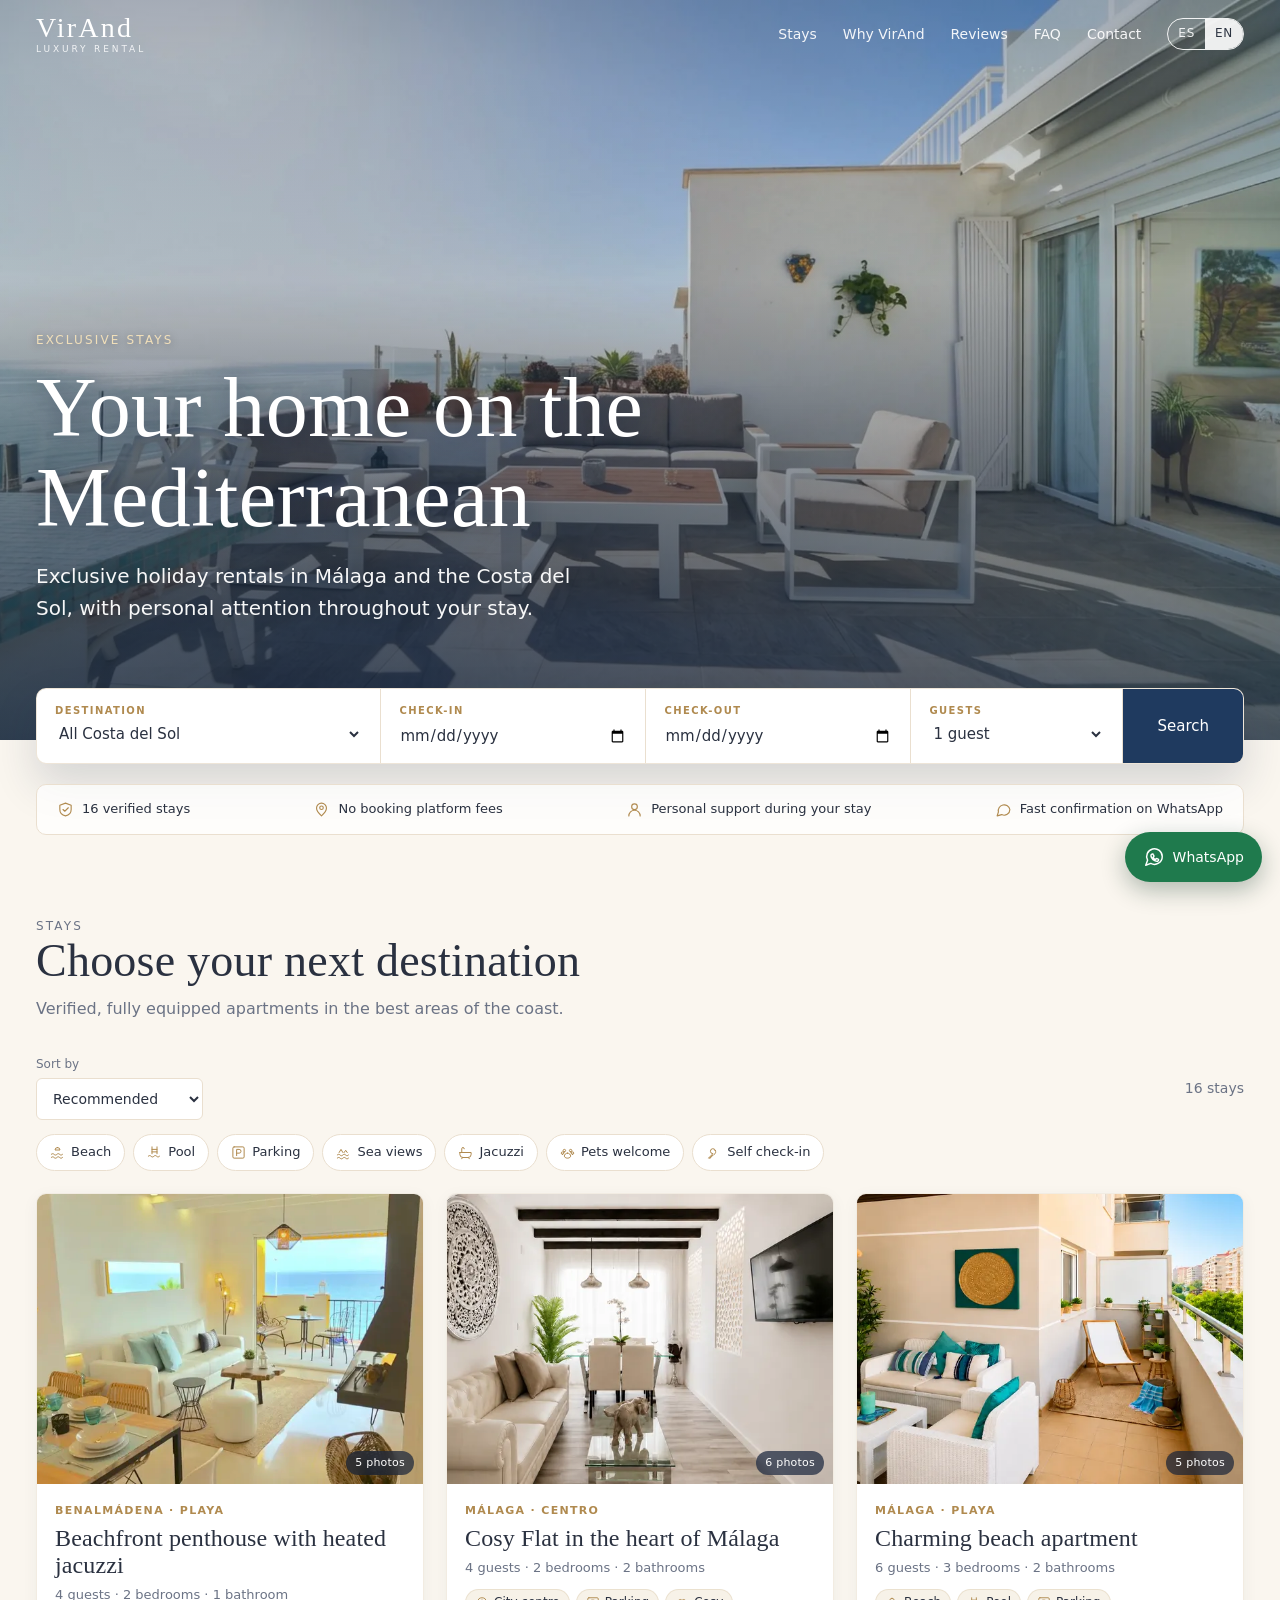
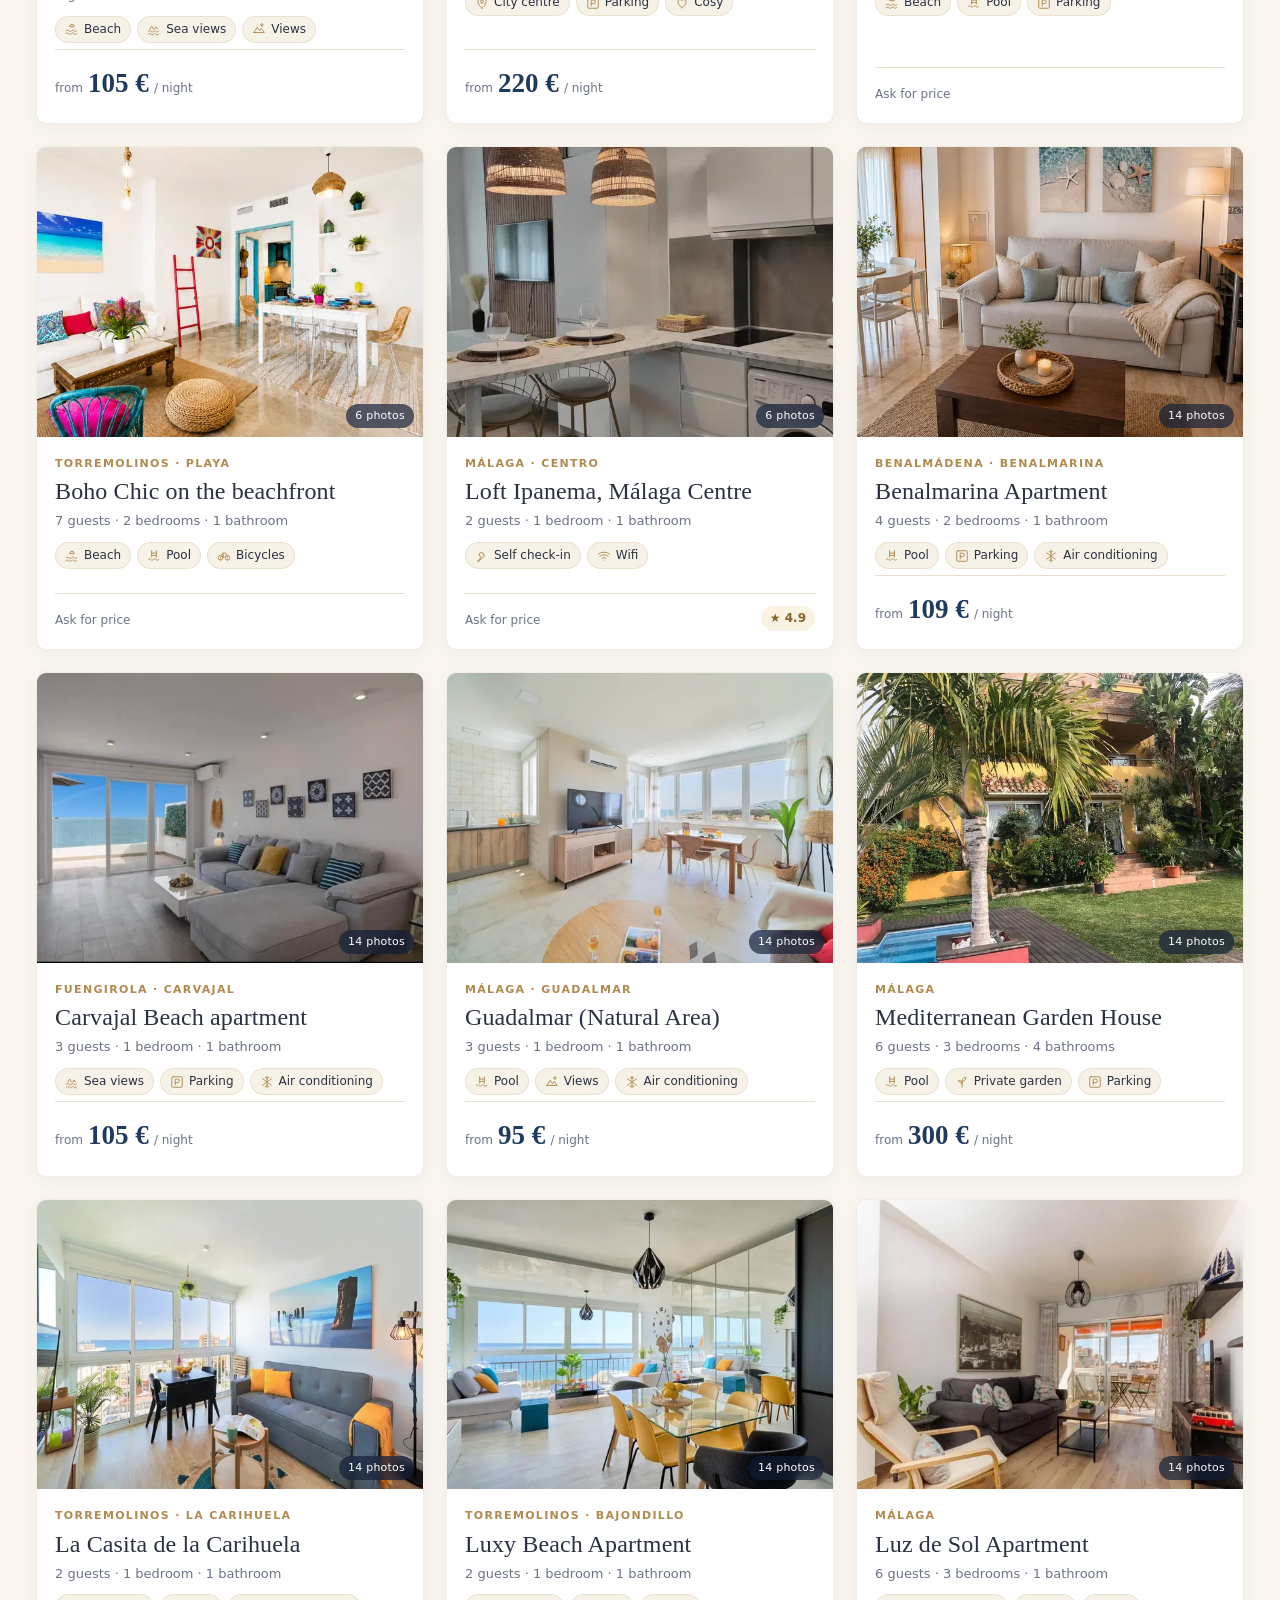
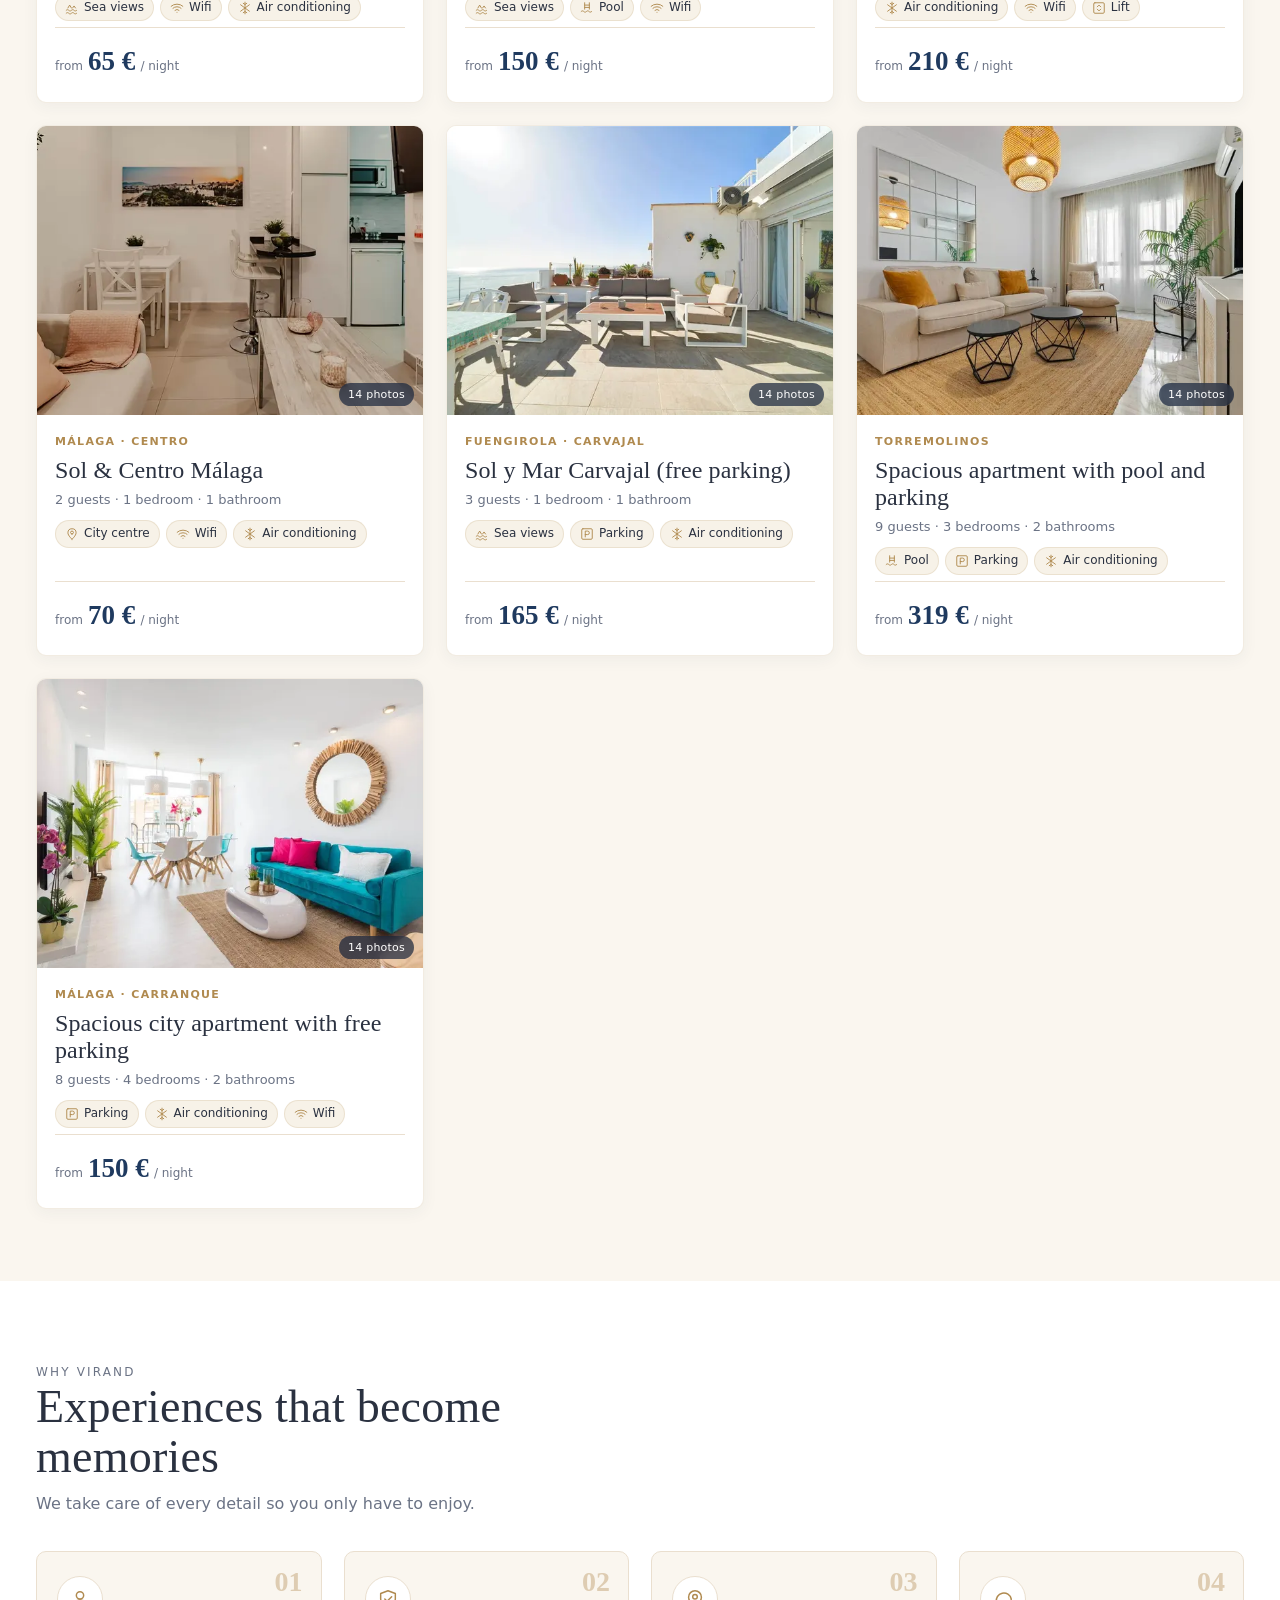
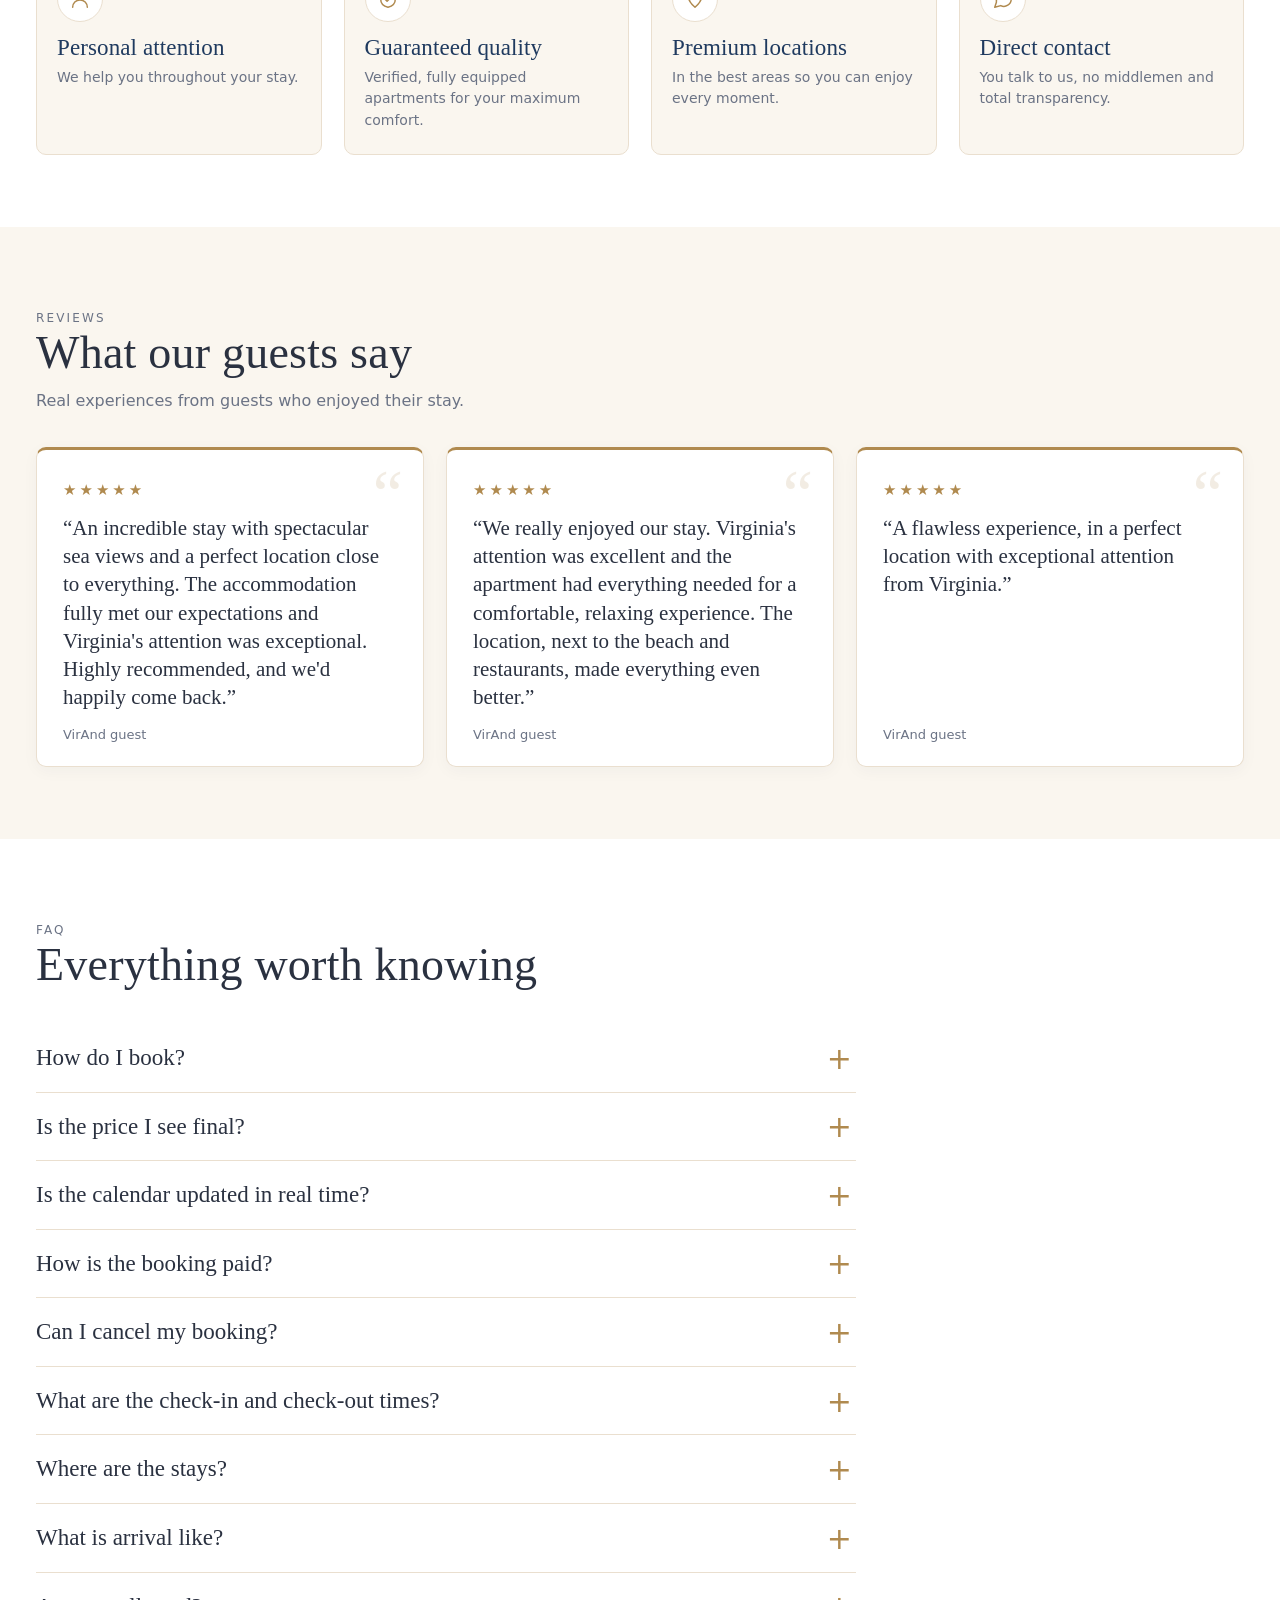
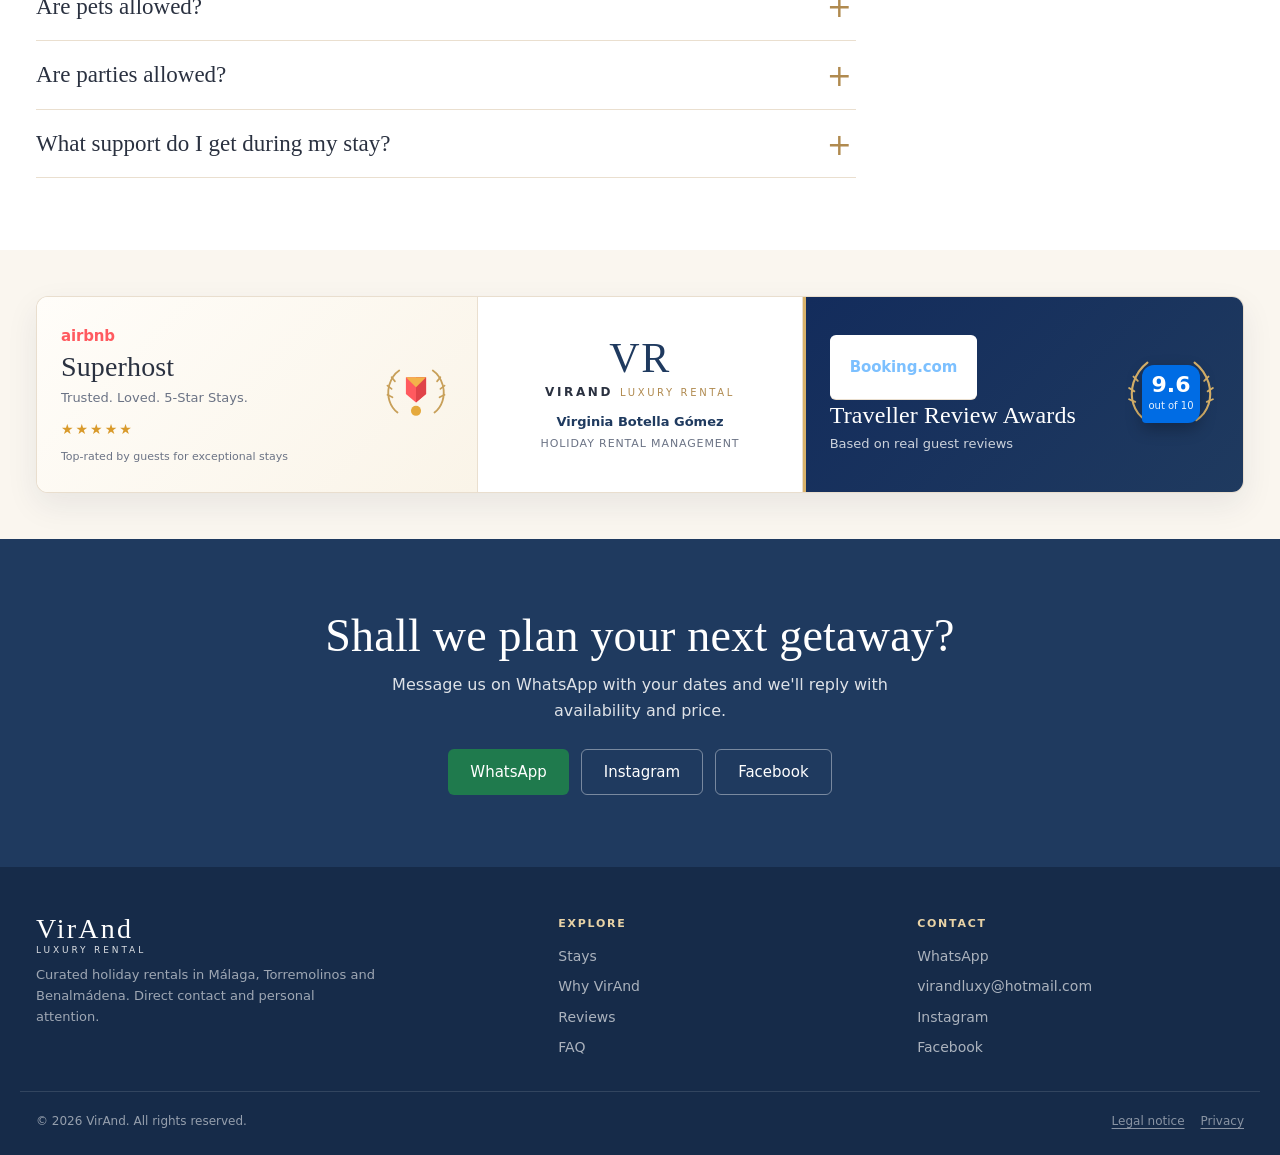
<file: index.html>
<!doctype html>
<html lang="es">
<head>
<meta charset="utf-8">
<meta name="viewport" content="width=device-width,initial-scale=1">
<title>VirAnd Luxury Rental · Alquiler vacacional en Málaga y la Costa del Sol</title>
<meta name="description" content="Alquiler vacacional exclusivo en Málaga, Torremolinos y Benalmádena. Alojamientos verificados, atención personalizada y consulta directa por WhatsApp.">
<meta http-equiv="Content-Security-Policy" content="default-src 'self'; script-src 'self'; style-src 'self' 'unsafe-inline' https://fonts.googleapis.com; font-src 'self' https://fonts.gstatic.com; img-src 'self' data: blob: https://*.supabase.co; connect-src 'self' https://*.supabase.co; frame-src 'none'; object-src 'none'; base-uri 'self'; form-action 'self'">
<meta name="theme-color" content="#1f3a5f">
<link rel="canonical" href="https://virandluxuryrental.com/">
<meta property="og:type" content="website">
<meta property="og:url" content="https://virandluxuryrental.com/">
<meta property="og:title" content="VirAnd Luxury Rental">
<meta property="og:description" content="Alquiler vacacional exclusivo en Málaga y la Costa del Sol.">
<meta property="og:image" content="https://virandluxuryrental.com/assets/img/hero-2000.webp">
<link rel="icon" href="assets/img/favicon.svg" type="image/svg+xml">
<link rel="preconnect" href="https://fonts.googleapis.com">
<link rel="preconnect" href="https://fonts.gstatic.com" crossorigin>
<link href="https://fonts.googleapis.com/css2?family=Cormorant+Garamond:wght@400;500;600&family=Inter:wght@300;400;500;600&display=swap" rel="stylesheet">
<link rel="preload" as="image" href="assets/img/hero-900.webp" imagesrcset="assets/img/hero-900.webp 900w, assets/img/hero-2000.webp 2000w" imagesizes="100vw">
<link rel="stylesheet" href="assets/css/style.css">
<script type="application/ld+json">
{"@context":"https://schema.org","@type":"LodgingBusiness","name":"VirAnd Luxury Rental","description":"Alquiler vacacional exclusivo en Málaga y la Costa del Sol.","areaServed":["Málaga","Torremolinos","Benalmádena"],"telephone":"+34654584843","sameAs":["https://www.instagram.com/alojamientos_luxy24/"],"url":"https://virandluxuryrental.com/"}
</script>
</head>
<body>
<header class="site-header" id="top">
  <div class="wrap">
    <a class="logo" href="#top" aria-label="VirAnd Luxury Rental">VirAnd<small>Luxury Rental</small></a>
    <nav class="nav" id="nav">
      <a href="#alojamientos" data-i18n="nav.stays">Alojamientos</a>
      <a href="#por-que" data-i18n="nav.why">Por qué VirAnd</a>
      <a href="#opiniones" data-i18n="nav.reviews">Opiniones</a>
      <a href="#faq" data-i18n="nav.faq">Preguntas</a>
      <a href="#contacto" data-i18n="nav.contact">Contacto</a>
      <div class="lang" role="group" aria-label="Idioma / Language">
        <button type="button" data-lang="es" aria-pressed="true"><span>ES</span></button>
        <button type="button" data-lang="en" aria-pressed="false"><span>EN</span></button>
      </div>
    </nav>
    <button class="menu-btn" id="menuBtn" type="button" aria-expanded="false" aria-controls="nav" data-i18n-aria="nav.menu" aria-label="Abrir menú"></button>
  </div>
</header>

<main>
<section class="hero" aria-labelledby="h1">
  <picture>
    <source srcset="assets/img/hero-900.webp 900w, assets/img/hero-2000.webp 2000w" sizes="100vw" type="image/webp">
    <img class="bg" src="assets/img/hero-900.webp" alt="" fetchpriority="high">
  </picture>
  <div class="wrap">
    <p class="eyebrow" data-i18n="hero.eyebrow">Estancias exclusivas</p>
    <h1 id="h1" data-i18n="hero.title">Tu hogar frente al Mediterráneo</h1>
    <p class="lead" data-i18n="hero.lead">Alquiler vacacional exclusivo en Málaga y la Costa del Sol.</p>
  </div>
</section>

<div class="wrap search-wrap">
  <form class="search" id="searchForm" autocomplete="off">
    <label><span data-i18n="search.zone">Destino</span><select id="fZone"></select></label>
    <label><span data-i18n="search.in">Llegada</span><input type="date" id="fIn"></label>
    <label><span data-i18n="search.out">Salida</span><input type="date" id="fOut"></label>
    <label><span data-i18n="search.pax">Personas</span><select id="fPax"></select></label>
    <button class="btn btn-primary" type="submit" data-i18n="search.go">Buscar</button>
  </form>
  <ul class="trust-bar" id="trustBar" aria-label="Garantías VirAnd"></ul>
</div>

<section class="section" id="alojamientos">
  <div class="wrap">
    <div class="section-head">
      <p class="eyebrow" data-i18n="stays.eyebrow">Alojamientos</p>
      <h2 data-i18n="stays.title">Elige tu próximo destino</h2>
      <p data-i18n="stays.lead">Pisos verificados y equipados en las mejores zonas de la costa.</p>
    </div>
    <div class="filters">
      <label><span data-i18n="filters.sort">Ordenar por</span>
        <select id="fSort">
          <option value="recomendado" data-i18n="sort.rec">Recomendados</option>
          <option value="precio-asc" data-i18n="sort.asc">Precio: de menor a mayor</option>
          <option value="precio-desc" data-i18n="sort.desc">Precio: de mayor a menor</option>
        </select></label>
      <button type="button" class="btn btn-ghost" id="clearDates" hidden data-i18n="filters.clear">Quitar fechas</button>
      <span class="count" id="count" aria-live="polite"></span>
    </div>
    <div class="svc-filters" id="svcFilters" role="group" data-i18n-aria="filters.services" aria-label="Filtrar por servicio" hidden></div>
    <div class="layout no-map" id="layout">
      <div class="cards" id="cards">
        <div class="card skel" aria-hidden="true"><div class="im"></div><div class="body"><span class="sk-s"></span><span class="sk-t"></span><span class="sk-m"></span></div></div>
        <div class="card skel" aria-hidden="true"><div class="im"></div><div class="body"><span class="sk-s"></span><span class="sk-t"></span><span class="sk-m"></span></div></div>
        <div class="card skel" aria-hidden="true"><div class="im"></div><div class="body"><span class="sk-s"></span><span class="sk-t"></span><span class="sk-m"></span></div></div>
      </div>
    </div>
  </div>
</section>

<section class="section why" id="por-que">
  <div class="wrap">
    <div class="section-head">
      <p class="eyebrow" data-i18n="why.eyebrow">Por qué VirAnd</p>
      <h2 data-i18n="why.title">Experiencias que se convierten en recuerdos</h2>
      <p data-i18n="why.lead">Nos encargamos de cada detalle.</p>
    </div>
    <div class="why-grid" id="whyGrid"></div>
  </div>
</section>

<section class="section" id="opiniones">
  <div class="wrap">
    <div class="section-head">
      <p class="eyebrow" data-i18n="reviews.eyebrow">Opiniones</p>
      <h2 data-i18n="reviews.title">Lo que dicen nuestros huéspedes</h2>
      <p data-i18n="reviews.lead">Experiencias reales.</p>
    </div>
    <div class="reviews" id="reviews"></div>
  </div>
</section>

<section class="section why" id="faq">
  <div class="wrap">
    <div class="section-head">
      <p class="eyebrow" data-i18n="faq.eyebrow">Preguntas frecuentes</p>
      <h2 data-i18n="faq.title">Todo lo que conviene saber</h2>
    </div>
    <div class="faq" id="faqList"></div>
  </div>
</section>

<section class="section awards-sec" aria-label="Reconocimientos Airbnb y Booking">
  <div class="wrap">
    <div class="awards-banner">
      <div class="award-card award-airbnb">
        <div class="award-copy">
          <span class="award-brand airbnb">airbnb</span>
          <h3 data-i18n="awards.airbnbTitle">Superanfitrión</h3>
          <p class="award-sub" data-i18n="awards.airbnbSub">Estancias 5 estrellas valoradas por nuestros huéspedes.</p>
          <div class="award-stars"><span aria-label="5/5">★★★★★</span><small data-i18n="awards.airbnbNote">Atención excepcional y hospitalidad verificada</small></div>
        </div>
        <div class="award-medal" aria-hidden="true">
          <svg viewBox="0 0 88 88" fill="none">
            <path d="M22 66c-9-7-13-19-10-32 2-7 6-14 12-18M66 66c9-7 13-19 10-32-2-7-6-14-12-18" stroke="#c8a05a" stroke-width="2.2" stroke-linecap="round"/>
            <path d="M16 48l-6-3M15 38l-5-4M19 29l-4-5M72 48l6-3M73 38l5-4M69 29l4-5" stroke="#c8a05a" stroke-width="2" stroke-linecap="round"/>
            <path d="M32 24h24v20l-12 10-12-10V24z" fill="#ff5a5f"/>
            <path d="M44 24h12v20l-12 10V24z" fill="#e04349"/>
            <path d="M32 24h24l-12 12-12-12z" fill="#f3b24a"/>
            <circle cx="44" cy="64" r="6" fill="#e5a93c"/>
          </svg>
        </div>
      </div>

      <div class="award-center">
        <span class="award-mono">VR</span>
        <strong>VIRAND <small>LUXURY RENTAL</small></strong>
        <span class="award-host">Virginia Botella Gómez</span>
        <span class="award-role" data-i18n="awards.centerSub">Gestión de alquiler vacacional</span>
      </div>

      <div class="award-card award-booking">
        <div class="award-copy">
          <span class="award-brand booking">Booking.com</span>
          <h3 data-i18n="awards.bookingSub">Traveller Review Awards</h3>
          <p class="award-sub" data-i18n="awards.bookingNote">Basado en opiniones reales de huéspedes</p>
        </div>
        <div class="booking-badge">
          <svg class="laurel" viewBox="0 0 110 92" fill="none" aria-hidden="true">
            <path d="M26 76C12 67 7 50 12 33c3-9 8-17 16-23M84 76c14-9 19-26 14-43-3-9-8-17-16-23" stroke="#d8b26a" stroke-width="2.4" stroke-linecap="round"/>
            <path d="M14 55l-7-3M13 43l-6-4M17 31l-5-5M96 55l7-3M97 43l6-4M93 31l5-5" stroke="#d8b26a" stroke-width="2.1" stroke-linecap="round"/>
          </svg>
          <div class="booking-score">
            <b data-i18n="awards.bookingScore">9,6</b>
            <small data-i18n="awards.bookingOf">de 10</small>
          </div>
        </div>
      </div>
    </div>
  </div>
</section>

<section class="section contact" id="contacto">
  <div class="wrap">
    <h2 data-i18n="contact.title">¿Hablamos de tu próxima escapada?</h2>
    <p data-i18n="contact.lead">Escríbenos por WhatsApp.</p>
    <div class="actions">
      <a class="btn btn-wa" id="waMain" target="_blank" rel="noopener">WhatsApp</a>
      <a class="btn btn-ghost" id="igLink" target="_blank" rel="noopener" data-i18n="contact.ig">Instagram</a>
      <a class="btn btn-ghost" id="fbLink" target="_blank" rel="noopener" data-i18n="contact.fb">Facebook</a>
    </div>
  </div>
</section>
</main>

<footer class="site-footer">
  <div class="wrap footer-grid">
    <div class="footer-brand">
      <a class="logo" href="#top" aria-label="VirAnd Luxury Rental">VirAnd<small>Luxury Rental</small></a>
      <p data-i18n="footer.desc">Alquiler vacacional seleccionado en Málaga, Torremolinos y Benalmádena. Trato directo y atención personalizada.</p>
    </div>
    <div class="footer-col">
      <h4 data-i18n="footer.explore">Explorar</h4>
      <a href="#alojamientos" data-i18n="nav.stays">Alojamientos</a>
      <a href="#por-que" data-i18n="nav.why">Por qué VirAnd</a>
      <a href="#opiniones" data-i18n="nav.reviews">Opiniones</a>
      <a href="#faq" data-i18n="nav.faq">Preguntas</a>
    </div>
    <div class="footer-col">
      <h4 data-i18n="footer.contact">Contacto</h4>
      <a id="fWa" target="_blank" rel="noopener">WhatsApp</a>
      <a href="mailto:virandluxy@hotmail.com">virandluxy@hotmail.com</a>
      <a id="fIg" target="_blank" rel="noopener" data-i18n="contact.ig">Instagram</a>
      <a id="fFb" target="_blank" rel="noopener" data-i18n="contact.fb">Facebook</a>
    </div>
  </div>
  <div class="wrap footer-bottom">
    <span data-i18n="footer">© 2026 VirAnd. Todos los derechos reservados.</span>
    <span class="footer-legal">
      <button type="button" data-legal="notice" data-i18n="legal.notice">Aviso legal</button>
      <button type="button" data-legal="privacy" data-i18n="legal.privacy">Privacidad</button>
    </span>
  </div>
</footer>

<a class="wa-float" id="waFloat" target="_blank" rel="noopener" data-i18n-aria="wa.float" aria-label="Escríbenos por WhatsApp"></a>

<div class="modal" id="modal" role="dialog" aria-modal="true" aria-labelledby="mTitle" hidden>
  <div class="sheet" id="sheet"></div>
</div>

<div class="lightbox" id="lightbox" role="dialog" aria-modal="true" aria-label="Galería" hidden>
  <button type="button" class="lb-close" id="lbClose" data-i18n-aria="modal.close" aria-label="Cerrar">×</button>
  <button type="button" class="lb-btn prev" id="lbPrev" data-i18n-aria="modal.prev" aria-label="Foto anterior">‹</button>
  <img id="lbImg" alt="">
  <button type="button" class="lb-btn next" id="lbNext" data-i18n-aria="modal.next" aria-label="Foto siguiente">›</button>
  <span class="lb-count" id="lbCount"></span>
</div>

<script src="assets/js/config.js"></script>
<script src="assets/js/ranges.js"></script>
<script src="assets/js/ical.js"></script>
<script src="assets/js/search.js"></script>
<script src="assets/js/whatsapp.js"></script>
<script src="assets/js/photo.js"></script>
<script src="assets/js/icons.js"></script>
<script src="assets/js/availability.js"></script>
<script src="assets/js/data-source.js"></script>
<script src="assets/js/calendar.js"></script>
<script src="assets/js/pricing.js"></script>
<script src="assets/js/main.js"></script>
</body>
</html>
</file>
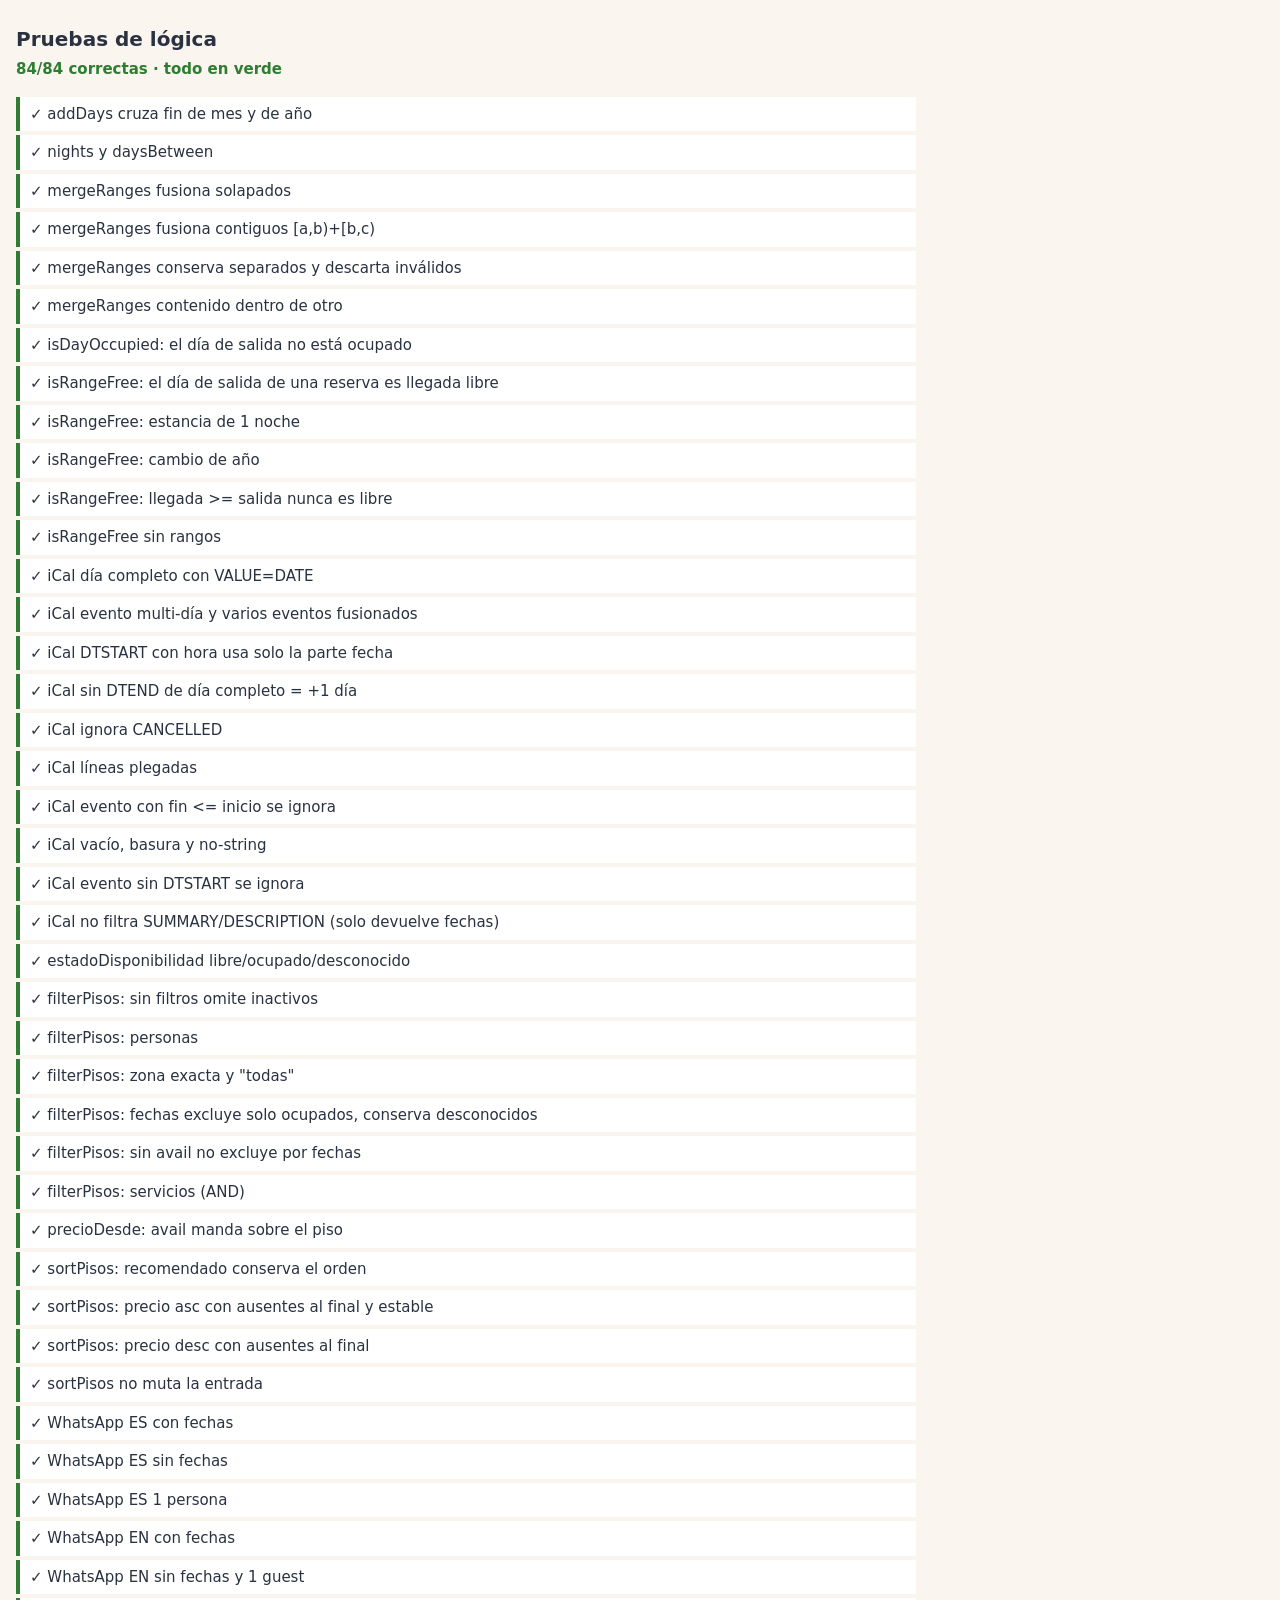
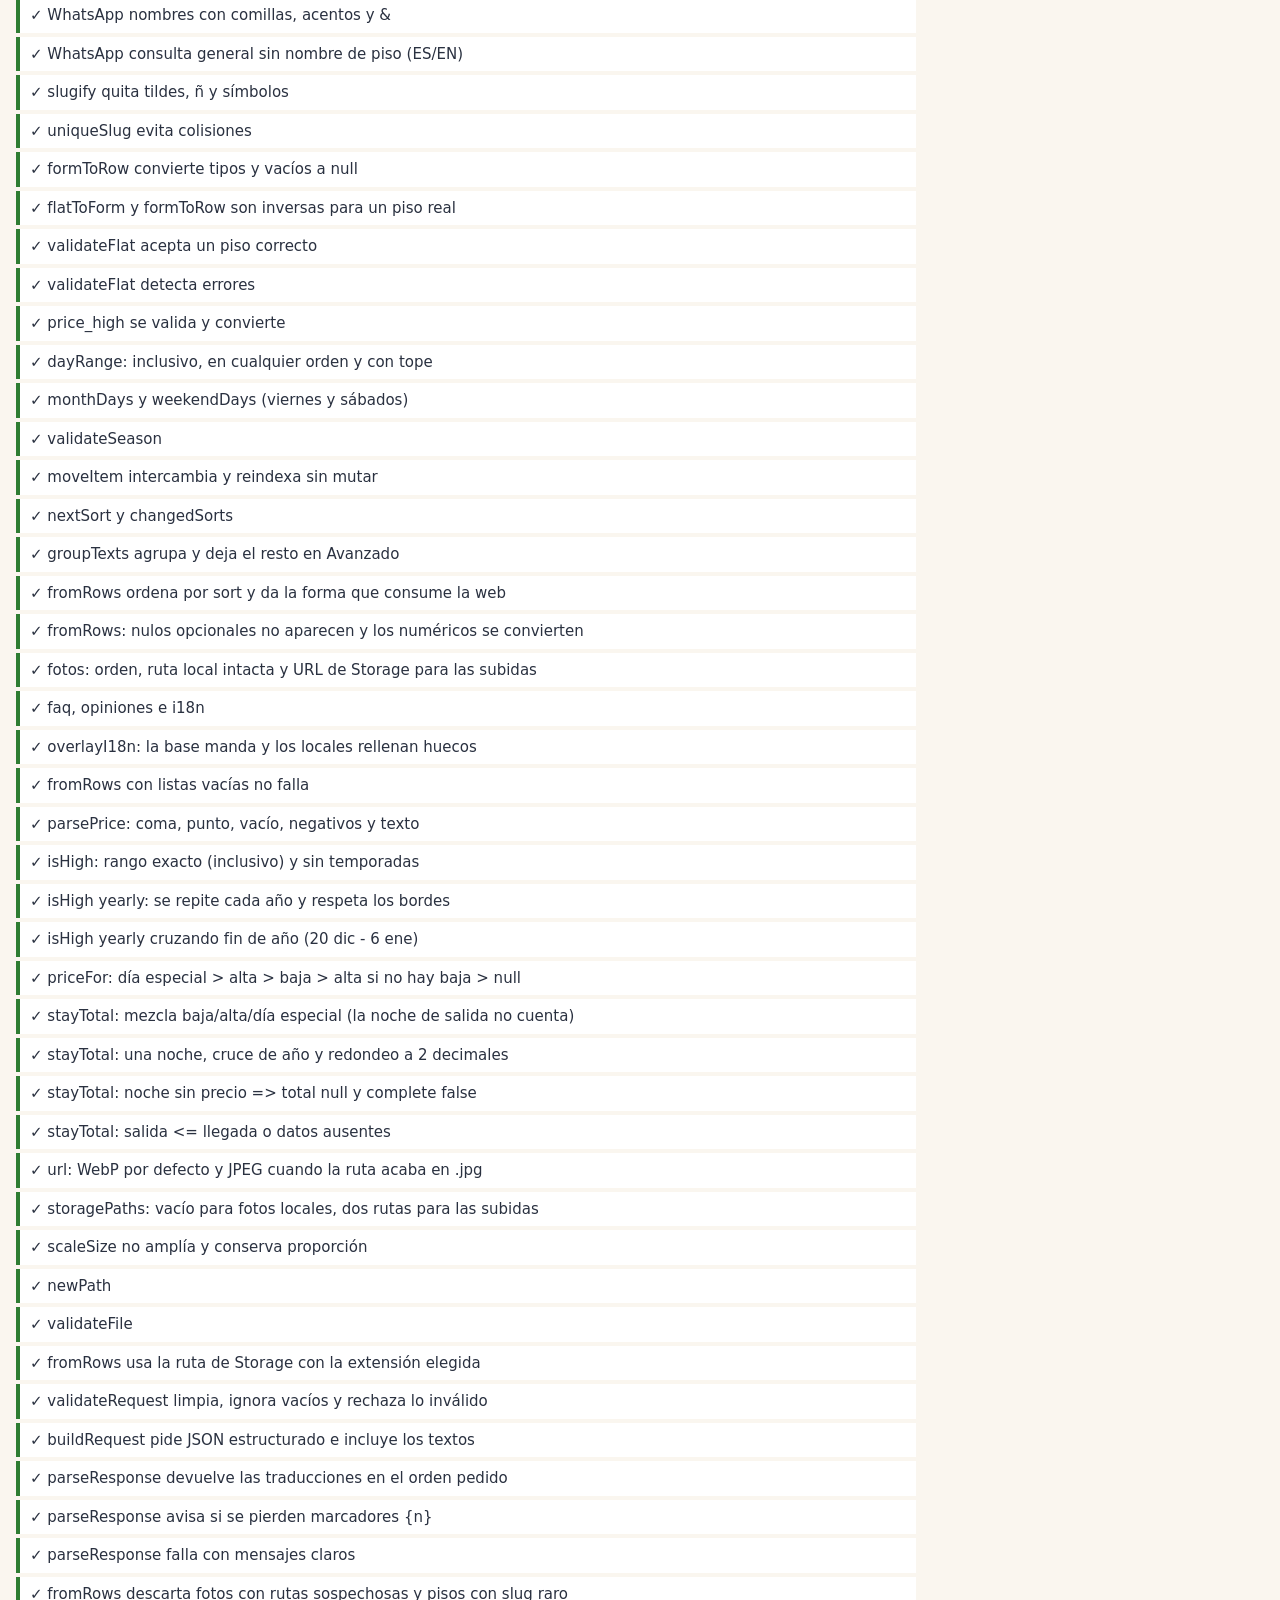
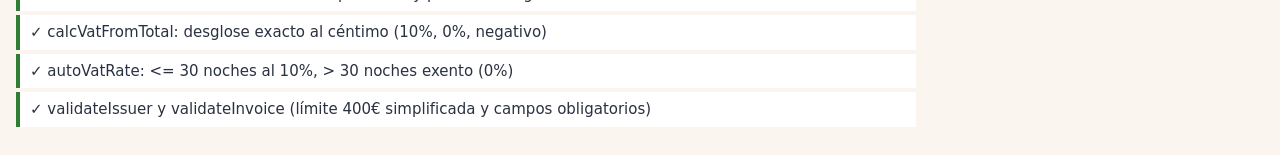
<file: tests/index.html>
<!doctype html>
<html lang="es"><head><meta charset="utf-8"><meta name="viewport" content="width=device-width,initial-scale=1">
<title>Pruebas VirAnd</title>
<style>
body{font:15px/1.5 system-ui,sans-serif;margin:0;padding:24px 16px;background:#faf6ef;color:#2a3140}
h1{font-size:20px;margin:0 0 4px}
#sum{margin:0 0 16px;font-weight:600}
ul{list-style:none;padding:0;margin:0;max-width:900px}
li{padding:6px 10px;border-left:4px solid;margin-bottom:4px;background:#fff}
li.ok{border-color:#2e7d32}li.fail{border-color:#c62828;background:#fdecea}
li small{display:block;color:#c62828}
</style></head><body>
<h1>Pruebas de lógica</h1><p id="sum">Ejecutando…</p><ul id="out"></ul>
<script src="../assets/js/ranges.js"></script>
<script src="../assets/js/ical.js"></script>
<script src="../assets/js/search.js"></script>
<script src="../assets/js/whatsapp.js"></script>
<script src="../admin/js/logic.js"></script>
<script src="../assets/js/data-source.js"></script>
<script src="../assets/js/pricing.js"></script>
<script src="../assets/js/photo.js"></script>
<script src="../supabase/functions/translate/core.js"></script>
<script src="cases.js"></script>
<script>
(function () {
  var r = window.__tests.results, out = document.getElementById('out'), bad = 0;
  r.forEach(function (x) {
    var li = document.createElement('li');
    li.className = x.ok ? 'ok' : 'fail';
    li.textContent = (x.ok ? '✓ ' : '✗ ') + x.name;
    if (!x.ok) { bad++; var s = document.createElement('small'); s.textContent = x.err; li.appendChild(s); }
    out.appendChild(li);
  });
  var sum = document.getElementById('sum');
  sum.textContent = (r.length - bad) + '/' + r.length + ' correctas' + (bad ? ' · ' + bad + ' fallan' : ' · todo en verde');
  sum.style.color = bad ? '#c62828' : '#2e7d32';
})();
</script></body></html>
</file>
<file: assets/css/style.css>
/* VirAnd — estilo A · Mediterráneo luminoso */
:root{
  --cream:#faf6ef; --paper:#fff; --ink:#2a3140; --muted:#6b7385;
  --blue:#1f3a5f; --blue-dark:#162b49; --sand:#b08a4f; --line:#eadfcf;
  --free:#2f7d5b; --busy:#c9c2b5;
  --radius:6px; --shadow:0 18px 40px rgba(30,50,80,.16);
  --serif:'Cormorant Garamond',Georgia,serif; --sans:'Inter',system-ui,sans-serif;
  --gutter:16px; --max:1240px; --header-h:68px;
}
*{box-sizing:border-box;margin:0;padding:0}
html{scroll-behavior:smooth;scroll-padding-top:calc(var(--header-h) + 12px)}
body{font-family:var(--sans);background:var(--cream);color:var(--ink);line-height:1.6;font-size:16px;-webkit-font-smoothing:antialiased}
img{max-width:100%;display:block}
[hidden]{display:none!important}
button{font:inherit;cursor:pointer;border:0;background:none;color:inherit}
a{color:inherit}
:focus-visible{outline:3px solid var(--sand);outline-offset:2px}
.sr-only{position:absolute;width:1px;height:1px;overflow:hidden;clip:rect(0 0 0 0);white-space:nowrap}
.wrap{max-width:var(--max);margin:0 auto;padding:0 var(--gutter)}
.eyebrow{font-size:12px;letter-spacing:.18em;text-transform:uppercase;color:var(--sand);font-weight:500}
h1,h2,h3{font-family:var(--serif);font-weight:500;line-height:1.08;letter-spacing:.005em}
h2{font-size:clamp(32px,5vw,46px)}
.section{padding:72px 0}
.section-head{margin-bottom:34px;max-width:640px}
.section-head p{color:var(--muted);margin-top:10px}

/* botones */
.btn{display:inline-flex;align-items:center;justify-content:center;gap:8px;min-height:46px;padding:0 22px;border-radius:var(--radius);font-weight:500;font-size:15px;text-decoration:none;transition:background .2s,transform .2s,box-shadow .2s}
.btn-primary{background:var(--blue);color:#fff}
.btn-primary:hover{background:var(--blue-dark)}
.btn-wa{background:#1f7a4d;color:#fff}
.btn-wa:hover{background:#17623d}
.btn-ghost{border:1px solid var(--line);background:var(--paper)}
.btn-ghost:hover{border-color:var(--sand)}
.btn[disabled]{opacity:.5;cursor:not-allowed}

/* cabecera */
.site-header{position:fixed;inset:0 0 auto 0;z-index:50;height:var(--header-h);transition:background .25s,box-shadow .25s,color .25s;color:#fff}
.site-header.solid{background:rgba(250,246,239,.96);backdrop-filter:blur(8px);color:var(--ink);box-shadow:0 1px 0 var(--line)}
.site-header .wrap{height:100%;display:flex;align-items:center;justify-content:space-between;gap:16px}
.logo{font-family:var(--serif);font-size:28px;letter-spacing:.08em;text-decoration:none;line-height:1}
.logo small{display:block;font-family:var(--sans);font-size:9px;letter-spacing:.32em;text-transform:uppercase;margin-top:3px;opacity:.85}
.nav{display:flex;align-items:center;gap:26px;font-size:14px}
.nav a{text-decoration:none;opacity:.92}
.nav a:hover{opacity:1;text-decoration:underline;text-underline-offset:6px;text-decoration-color:var(--sand)}
.lang{display:flex;border:1px solid currentColor;border-radius:99px;overflow:hidden;font-size:12px;opacity:.9}
.lang button{padding:5px 10px;letter-spacing:.06em}
.lang button[aria-pressed="true"]{background:currentColor}
.lang button[aria-pressed="true"] span{color:var(--cream);mix-blend-mode:normal}
.site-header:not(.solid) .lang button[aria-pressed="true"] span{color:#2a3140}
.menu-btn{display:none;width:44px;height:44px;border-radius:50%;align-items:center;justify-content:center}
.menu-btn svg{width:26px;height:26px}
@media(max-width:900px){
  .menu-btn{display:flex}
  .nav{position:fixed;inset:var(--header-h) 0 auto 0;background:var(--cream);color:var(--ink);flex-direction:column;align-items:stretch;gap:0;padding:8px var(--gutter) 18px;box-shadow:var(--shadow);transform:translateY(-130%);transition:transform .3s;visibility:hidden}
  .nav.open{transform:none;visibility:visible}
  .nav a{padding:14px 0;border-bottom:1px solid var(--line);font-size:16px}
  .nav .lang{align-self:flex-start;margin:14px 0 4px}
}

/* portada */
.hero{position:relative;min-height:min(90vh,740px);display:flex;align-items:flex-end;color:#fff;background:#1f3a5f;overflow:hidden}
.hero picture,.hero img.bg{position:absolute;inset:0;width:100%;height:100%;object-fit:cover;object-position:28% 58%}
.hero::after{content:"";position:absolute;inset:0;background:linear-gradient(180deg,rgba(18,36,64,.38) 0%,rgba(18,36,64,.12) 38%,rgba(16,32,58,.72) 100%),radial-gradient(ellipse at 20% 85%,rgba(14,28,52,.42),transparent 65%)}
.hero .wrap{position:relative;z-index:2;width:100%;padding-bottom:116px;animation:fadeUp .7s ease both}
.hero h1{font-size:clamp(44px,8vw,84px);max-width:760px;margin:12px 0 16px}
.hero p.lead{font-size:clamp(16px,2.2vw,20px);font-weight:300;max-width:560px;opacity:.96}
.hero .eyebrow{color:#f1dfb9;text-shadow:0 1px 8px rgba(0,0,0,.4)}
.hero h1,.hero p.lead{text-shadow:0 2px 24px rgba(10,25,50,.45)}
@keyframes fadeUp{from{opacity:0;transform:translateY(14px)}to{opacity:1;transform:none}}

/* buscador + banda de confianza */
.search-wrap{position:relative;z-index:5;margin-top:-52px}
.search{display:grid;grid-template-columns:1.3fr 1fr 1fr .8fr auto;background:var(--paper);border-radius:10px;border:1px solid rgba(176,138,79,.22);box-shadow:0 20px 44px rgba(24,42,72,.16);overflow:hidden}
.trust-bar{list-style:none;display:flex;flex-wrap:wrap;justify-content:space-between;gap:10px 20px;margin-top:20px;padding:14px 20px;background:rgba(255,255,255,.72);border:1px solid var(--line);border-radius:10px;font-size:13px;color:var(--ink)}
.trust-bar li{display:inline-flex;align-items:center;gap:8px;font-weight:500}
.trust-bar svg{width:17px;height:17px;stroke:var(--sand);flex-shrink:0}
@media(max-width:720px){.trust-bar{display:grid;grid-template-columns:1fr 1fr;gap:10px 12px;padding:12px 14px;font-size:12px}}
.search label{display:block;padding:14px 18px 12px;border-right:1px solid var(--line);cursor:pointer}
.search label span{display:block;font-size:10px;letter-spacing:.14em;text-transform:uppercase;color:var(--sand);font-weight:600;margin-bottom:2px}
.search select,.search input{width:100%;border:0;background:transparent;font:inherit;font-size:15px;color:var(--ink);padding:2px 0;outline-offset:6px}
.search .btn{border-radius:0;min-height:100%;padding:0 34px}
@media(max-width:900px){
  .hero .wrap{padding-bottom:84px}
  .search{grid-template-columns:1fr 1fr}
  .search label{border-bottom:1px solid var(--line)}
  .search label:first-child{grid-column:1/-1}
  .search label:nth-child(4){grid-column:1/-1;border-right:0}
  .search .btn{grid-column:1/-1;min-height:52px}
}

/* alojamientos */
.filters{display:flex;flex-wrap:wrap;gap:12px;align-items:end;margin-bottom:22px}
.filters label{font-size:12px;color:var(--muted);display:flex;flex-direction:column;gap:4px}
.filters select{min-height:42px;border:1px solid var(--line);background:var(--paper);border-radius:var(--radius);padding:0 12px;font:inherit;font-size:14px;color:var(--ink)}
.filters .count{margin-left:auto;color:var(--muted);font-size:14px;align-self:center}
.view-toggle{display:none}
.layout{display:grid;grid-template-columns:minmax(0,1.15fr) minmax(0,1fr);gap:28px;align-items:start}
.cards{display:grid;grid-template-columns:repeat(2,minmax(0,1fr));gap:22px}
.card{text-decoration:none;color:inherit;background:var(--paper);border-radius:10px;border:1px solid rgba(176,138,79,.16);overflow:hidden;box-shadow:0 4px 16px rgba(30,50,80,.05);display:flex;flex-direction:column;text-align:left;transition:box-shadow .28s,transform .28s,border-color .28s}
.card:hover,.card.hl{box-shadow:0 20px 42px rgba(26,44,74,.14);border-color:rgba(176,138,79,.4);transform:translateY(-4px)}
.card .im{aspect-ratio:4/3;overflow:hidden;position:relative;background:#e9e2d4}
.card .im img{width:100%;height:100%;object-fit:cover;transition:transform .6s}
.card:hover .im img{transform:scale(1.04)}
.card-nav{position:absolute;top:50%;transform:translateY(-50%);width:32px;height:32px;border-radius:50%;background:rgba(255,255,255,.92);color:var(--ink);font-size:18px;line-height:1;display:flex;align-items:center;justify-content:center;opacity:0;transition:opacity .2s,background .2s;box-shadow:0 2px 8px rgba(0,0,0,.18);z-index:2}
.card-nav.prev{left:8px}.card-nav.next{right:8px}
.card:hover .card-nav,.card:focus-within .card-nav{opacity:1}
.card-nav:hover{background:#fff}
.photo-cnt{position:absolute;bottom:9px;right:9px;background:rgba(18,32,56,.68);backdrop-filter:blur(4px);color:#fff;font-size:11px;font-weight:500;padding:3px 9px;border-radius:99px;letter-spacing:.02em}
.badge{position:absolute;top:10px;left:10px;background:rgba(255,255,255,.95);color:var(--free);font-size:12px;font-weight:600;padding:4px 10px;border-radius:99px;box-shadow:0 2px 8px rgba(0,0,0,.1)}
.card .body{padding:18px 18px 18px;display:flex;flex-direction:column;gap:6px;flex:1}
.card h3{font-size:24px;line-height:1.12}
.card .meta{font-size:13px;color:var(--muted)}
.card .zone{font-size:11px;letter-spacing:.12em;text-transform:uppercase;color:var(--sand);font-weight:600}
.chips{display:flex;flex-wrap:wrap;gap:6px;font-size:12px;color:var(--ink);margin-top:4px}
.chips span{display:inline-flex;align-items:center;gap:5px;padding:3px 9px;border-radius:99px;background:#f7f2e8;border:1px solid rgba(176,138,79,.16)}
.chips svg{width:14px;height:14px;stroke:var(--sand)}
.card .foot{margin-top:auto;padding-top:12px;display:flex;justify-content:space-between;align-items:center;border-top:1px solid var(--line)}
.price b{font-family:var(--serif);font-size:27px;font-weight:600;color:var(--blue)}
.price small{color:var(--muted);font-size:12px}
.rating{font-size:12px;color:#8a6429;background:#faf2e2;padding:3px 9px;border-radius:99px;font-weight:600}
.empty{padding:44px 22px;text-align:center;color:var(--muted);background:var(--paper);border:1px solid var(--line);border-radius:10px;grid-column:1/-1}
.empty-act{display:flex;flex-wrap:wrap;gap:10px;justify-content:center;margin-top:16px}
#mapbox{position:sticky;top:calc(var(--header-h) + 16px);height:calc(100vh - var(--header-h) - 40px);min-height:420px;max-height:780px;border-radius:var(--radius);overflow:hidden;background:#e9e2d4;box-shadow:0 1px 0 var(--line)}
#mapbox .map-note{height:100%;display:flex;align-items:center;justify-content:center;text-align:center;padding:30px;color:var(--muted);font-size:14px}
#mapbox .map-note p{margin-bottom:14px}
.pill{position:absolute;transform:translate(-50%,-100%);background:var(--blue);color:#fff;font:600 13px var(--sans);padding:6px 11px;border-radius:99px;box-shadow:0 4px 12px rgba(0,0,0,.25);white-space:nowrap;cursor:pointer;border:2px solid #fff}
.pill:after{content:"";position:absolute;left:50%;bottom:-7px;margin-left:-6px;border:6px solid transparent;border-top-color:#fff;border-bottom:0}
.pill.on,.pill:hover{background:var(--sand)}
.iw{width:210px;font-family:var(--sans)}
.iw img{width:100%;height:110px;object-fit:cover;border-radius:4px;margin-bottom:8px}
.iw b{display:block;font-family:var(--serif);font-size:19px;line-height:1.1;margin-bottom:4px}
.iw button{margin-top:8px;background:var(--blue);color:#fff;border-radius:4px;padding:7px 12px;font-size:13px;width:100%}
@media(max-width:1000px){
  .layout{grid-template-columns:1fr}
  .view-toggle{display:inline-flex;border:1px solid var(--line);border-radius:99px;overflow:hidden;background:var(--paper)}
  .view-toggle button{padding:9px 18px;font-size:14px}
  .view-toggle button[aria-pressed="true"]{background:var(--blue);color:#fff}
  .layout[data-view="list"] #mapbox{display:none}
  .layout[data-view="map"] .cards{display:none}
  #mapbox{position:relative;top:0;height:70vh}
}
@media(max-width:620px){.cards{grid-template-columns:1fr}}

/* por qué */
.why{background:var(--paper)}
.why-grid{display:grid;grid-template-columns:repeat(4,1fr);gap:22px}
.why-item{position:relative;background:var(--cream);border:1px solid var(--line);border-radius:10px;padding:24px 20px 22px}
.why-num{position:absolute;top:16px;right:18px;font-family:var(--serif);font-size:28px;color:rgba(176,138,79,.38);line-height:1;font-weight:600}
.why-ico{display:inline-flex;align-items:center;justify-content:center;width:46px;height:46px;border-radius:50%;background:var(--paper);border:1px solid var(--line);margin-bottom:14px}
.why-item svg{width:22px;height:22px;stroke:var(--sand)}
.why-item h3{font-size:23px;margin-bottom:6px;color:var(--blue)}
.why-item p{color:var(--muted);font-size:14px;line-height:1.55}
@media(max-width:900px){.why-grid{grid-template-columns:1fr 1fr}}
@media(max-width:520px){.why-grid{grid-template-columns:1fr}}

/* opiniones */
.reviews{display:grid;grid-template-columns:repeat(3,1fr);gap:22px}
.review{position:relative;background:var(--paper);border-radius:10px;border:1px solid var(--line);border-top:3px solid var(--sand);padding:28px 26px 24px;box-shadow:0 4px 16px rgba(30,50,80,.04);display:flex;flex-direction:column}
.review::after{content:"“";position:absolute;top:10px;right:20px;font-family:var(--serif);font-size:68px;line-height:1;color:rgba(176,138,79,.16);pointer-events:none}
.review .stars{color:var(--sand);letter-spacing:3px;margin-bottom:12px;font-size:15px}
.review blockquote{font-family:var(--serif);font-size:21px;line-height:1.34;color:var(--ink)}
.review cite{display:block;margin-top:auto;padding-top:16px;font:500 13px var(--sans);color:var(--muted);font-style:normal}
@media(max-width:900px){.reviews{grid-template-columns:1fr}}

/* faq */
.faq{max-width:820px}
.faq details{border-bottom:1px solid var(--line)}
.faq summary{list-style:none;cursor:pointer;padding:20px 40px 20px 0;font-family:var(--serif);font-size:23px;position:relative;line-height:1.2}
.faq summary::-webkit-details-marker{display:none}
.faq summary:after{content:"+";position:absolute;right:4px;top:50%;transform:translateY(-50%);font:300 30px var(--sans);color:var(--sand);transition:transform .25s}
.faq details[open] summary:after{transform:translateY(-50%) rotate(45deg)}
.faq details p{padding:0 40px 22px 0;color:var(--muted)}

/* reconocimientos (Airbnb Superhost + VirAnd + Booking 9,6) */
.awards-sec{padding:46px 0;background:var(--cream)}
.awards-banner{display:grid;grid-template-columns:1.15fr .85fr 1.15fr;background:var(--paper);border:1px solid rgba(176,138,79,.28);border-radius:12px;overflow:hidden;box-shadow:0 12px 32px rgba(26,44,74,.08)}
.award-card{display:flex;align-items:center;justify-content:space-between;gap:14px;padding:26px 24px}
.award-airbnb{background:linear-gradient(135deg,#fffdf9 0%,#faf4e8 100%)}
.award-brand{display:inline-block;font-size:15px;font-weight:700;letter-spacing:-.01em;margin-bottom:4px}
.award-brand.airbnb{color:#ff5a5f}
.award-brand.booking{color:#7cc0ff}
.award-card h3{font-family:var(--serif);font-size:28px;line-height:1.08;margin-bottom:6px}
.award-sub{font-size:13px;color:var(--muted);line-height:1.45}
.award-stars{display:flex;align-items:center;gap:8px;margin-top:10px;flex-wrap:wrap}
.award-stars span{color:#d99a2b;letter-spacing:2px;font-size:14px}
.award-stars small{font-size:11px;color:var(--muted)}
.award-medal{flex:0 0 74px;height:74px}
.award-medal svg{width:100%;height:100%}
.award-center{display:flex;flex-direction:column;align-items:center;justify-content:center;text-align:center;padding:24px 18px;border-left:1px solid var(--line);border-right:1px solid var(--line);background:var(--paper)}
.award-mono{font-family:var(--serif);font-size:42px;line-height:1;color:var(--blue);letter-spacing:.04em;font-weight:500;margin-bottom:4px}
.award-center strong{font-size:12px;letter-spacing:.22em;color:var(--ink);font-weight:600}
.award-center strong small{color:var(--sand);font-weight:500}
.award-host{margin-top:10px;font-size:13px;font-weight:600;color:var(--blue)}
.award-role{font-size:11px;letter-spacing:.08em;text-transform:uppercase;color:var(--muted);margin-top:2px}
.award-booking{background:linear-gradient(135deg,#132c5c 0%,#1f3a5f 100%);color:#fff;border-left:3px solid #d8b26a}
.award-booking h3{color:#fff;font-size:24px}
.award-booking .award-sub{color:rgba(255,255,255,.78)}
.booking-badge{position:relative;flex:0 0 96px;height:82px;display:flex;align-items:center;justify-content:center}
.booking-badge .laurel{position:absolute;inset:0;width:100%;height:100%}
.booking-score{position:relative;z-index:1;width:58px;height:58px;border-radius:12px 12px 12px 4px;background:#006ce4;color:#fff;display:flex;flex-direction:column;align-items:center;justify-content:center;box-shadow:0 6px 16px rgba(0,0,0,.28)}
.booking-score b{font-family:var(--sans);font-size:22px;line-height:1;font-weight:700}
.booking-score small{font-size:10px;opacity:.9;margin-top:2px}
@media(max-width:960px){
  .awards-banner{grid-template-columns:1fr}
  .award-center{border-left:0;border-right:0;border-top:1px solid var(--line);border-bottom:1px solid var(--line)}
  .award-booking{border-left:0;border-top:3px solid #d8b26a}
}

/* contacto + pie */
.contact{background:var(--blue);color:#fff;text-align:center}
.contact h2{margin-bottom:12px}
.contact p{opacity:.85;max-width:520px;margin:0 auto 26px}
.contact .actions{display:flex;flex-wrap:wrap;gap:12px;justify-content:center}
.contact .btn-ghost{background:transparent;color:#fff;border-color:rgba(255,255,255,.4)}
.contact .btn-ghost:hover{border-color:#fff}
.site-footer{background:var(--blue-dark);color:rgba(255,255,255,.78);font-size:14px;padding:48px 0 24px}
.footer-grid{display:grid;grid-template-columns:1.5fr 1fr 1fr;gap:32px;padding-bottom:32px;border-bottom:1px solid rgba(255,255,255,.12)}
.footer-brand .logo{color:#fff;display:inline-block;margin-bottom:10px}
.footer-brand p{max-width:340px;font-size:13px;line-height:1.6;opacity:.75}
.footer-col{display:flex;flex-direction:column;gap:8px}
.footer-col h4{font-family:var(--sans);font-size:11px;letter-spacing:.16em;text-transform:uppercase;color:#e9d3a6;margin-bottom:4px;font-weight:600}
.footer-col a{text-decoration:none;font-size:14px;opacity:.82;width:fit-content}
.footer-col a:hover{opacity:1;text-decoration:underline;text-underline-offset:4px;text-decoration-color:var(--sand)}
.footer-bottom{display:flex;align-items:center;justify-content:space-between;flex-wrap:wrap;gap:12px;padding-top:20px;font-size:12px;opacity:.7}
.footer-legal{display:flex;gap:16px}
.footer-legal button{font-size:12px;text-decoration:underline;text-underline-offset:3px;opacity:.9}
.footer-legal button:hover{opacity:1;color:#fff}
.legal-box{padding:42px 28px 36px;max-width:680px;margin:0 auto}
.legal-box h2{margin:8px 0 14px;font-size:34px}
.legal-box p{color:var(--ink);line-height:1.7}
@media(max-width:720px){.footer-grid{grid-template-columns:1fr;gap:24px}}

/* modal */
.modal{position:fixed;inset:0;z-index:100;display:none;background:rgba(20,30,50,.6);overflow-y:auto;overscroll-behavior:contain}
.modal.open{display:block}
.sheet{background:var(--cream);max-width:1000px;margin:0 auto;min-height:100%;position:relative}
@media(min-width:900px){.sheet{margin:3vh auto;min-height:0;border-radius:10px;overflow:hidden}}
.close{position:absolute;top:12px;right:12px;z-index:5;width:44px;height:44px;border-radius:50%;background:rgba(255,255,255,.95);box-shadow:0 2px 10px rgba(0,0,0,.2);font-size:24px;line-height:1}
.gallery{position:relative;background:#222;aspect-ratio:16/10;max-height:64vh;touch-action:pan-y}
.gallery img{width:100%;height:100%;object-fit:cover}
.gal-btn{position:absolute;top:50%;transform:translateY(-50%);width:44px;height:44px;border-radius:50%;background:rgba(255,255,255,.92);font-size:20px}
.gal-btn.prev{left:12px}.gal-btn.next{right:12px}
.gal-count{position:absolute;bottom:12px;right:12px;background:rgba(0,0,0,.6);color:#fff;font-size:12px;padding:3px 10px;border-radius:99px}
.thumbs{display:flex;gap:6px;overflow-x:auto;padding:8px var(--gutter);background:#fff}
.thumbs button{flex:0 0 78px;height:54px;border-radius:4px;overflow:hidden;opacity:.6;border:2px solid transparent}
.thumbs button[aria-current="true"]{opacity:1;border-color:var(--sand)}
.thumbs img{width:100%;height:100%;object-fit:cover}
.detail{padding:26px var(--gutter) 40px;display:grid;grid-template-columns:minmax(0,1.1fr) minmax(0,.9fr);gap:34px}
@media(max-width:820px){.detail{grid-template-columns:1fr}}
.detail h2{font-size:clamp(30px,4.5vw,42px);margin:6px 0 8px}
.facts{display:flex;flex-wrap:wrap;gap:6px 18px;color:var(--muted);font-size:14px;margin-bottom:16px}
.detail p.desc{margin-bottom:18px}
.detail h3{font-size:22px;margin:20px 0 10px}
.amen{display:flex;flex-wrap:wrap;gap:10px 22px}
.amen span{display:inline-flex;align-items:center;gap:8px;font-size:14px}
.amen svg{width:18px;height:18px;stroke:var(--sand)}
.booking{background:var(--paper);border-radius:var(--radius);padding:20px;box-shadow:0 1px 0 var(--line);align-self:start}
.booking .price{margin-bottom:12px}
.booking .sel{display:grid;grid-template-columns:1fr 1fr;gap:8px;margin:12px 0}
.booking .sel div{border:1px solid var(--line);border-radius:var(--radius);padding:8px 12px;font-size:14px}
.booking .sel small{display:block;font-size:10px;letter-spacing:.12em;text-transform:uppercase;color:var(--sand);font-weight:600}
.booking .pax{display:flex;justify-content:space-between;align-items:center;margin-bottom:14px;font-size:14px}
.booking .pax select{min-height:38px;border:1px solid var(--line);border-radius:var(--radius);padding:0 10px;font:inherit;background:var(--paper)}
.booking .btn{width:100%}
.hint{font-size:12px;color:var(--muted);margin-top:10px;line-height:1.45}
.warn{font-size:13px;color:#8a5a12;background:#fbf0dc;border-radius:4px;padding:8px 12px;margin-bottom:12px}

/* calendario */
.cal{user-select:none}
.cal-head{display:flex;align-items:center;justify-content:space-between;margin-bottom:6px}
.cal-nav{width:36px;height:36px;border-radius:50%;border:1px solid var(--line);font-size:16px}
.cal-nav:disabled{opacity:.35}
.cal-months{display:grid;grid-template-columns:1fr 1fr;gap:18px}
@media(max-width:560px){.cal-months{grid-template-columns:1fr}.cal-months .cal-m:nth-child(2){display:none}}
.cal-m h4{font:500 15px var(--sans);text-align:center;margin-bottom:6px}
.cal-m h4::first-letter{text-transform:uppercase}
.cal-g{display:grid;grid-template-columns:repeat(7,1fr);gap:2px;text-align:center}
.cal-g .dow{font-size:11px;color:var(--muted);padding:4px 0}
.cal-g button,.cal-g span.d{aspect-ratio:1;font-size:13px;border-radius:50%;display:flex;align-items:center;justify-content:center}
.cal-g button:hover:not(:disabled){background:var(--line)}
.cal-g button:disabled{color:var(--busy);text-decoration:line-through;cursor:not-allowed}
.cal-g .past:disabled{text-decoration:none;opacity:.5}
.cal-g .in-range{background:#e8eef6;border-radius:0}
.cal-g .sel-edge{background:var(--blue);color:#fff}
.cal-legend{display:flex;gap:16px;font-size:12px;color:var(--muted);margin-top:10px}
.cal-legend i{display:inline-block;width:10px;height:10px;border-radius:50%;margin-right:6px;vertical-align:baseline}
.toast{position:fixed;left:50%;bottom:20px;transform:translateX(-50%);background:var(--ink);color:#fff;padding:10px 18px;border-radius:6px;font-size:14px;z-index:200}
@media(prefers-reduced-motion:reduce){*{scroll-behavior:auto!important;transition:none!important}}

/* sin mapa (clave no configurada o fallo de carga): lista a ancho completo */
.layout.no-map{grid-template-columns:1fr}
.layout.no-map #mapbox{display:none}
.layout.no-map .cards{grid-template-columns:repeat(3,minmax(0,1fr))}
.layout.no-map[data-view="map"] .cards{display:grid}
body.no-map .view-toggle{display:none!important}
@media(max-width:1000px){.layout.no-map .cards{grid-template-columns:repeat(2,minmax(0,1fr))}}
@media(max-width:620px){.layout.no-map .cards{grid-template-columns:1fr}}

.estimate{margin:12px 0 4px;padding:12px 14px;background:#f4eee2;border-radius:var(--radius);font-size:15px}
.estimate strong{display:block;color:var(--blue)}
.estimate small{display:block;margin-top:2px;font-size:12px;color:var(--muted);line-height:1.4}

/* filtros rápidos por servicios */
.svc-filters{display:flex;flex-wrap:wrap;gap:8px;margin:-8px 0 22px}
.svc-chip{display:inline-flex;align-items:center;gap:6px;padding:7px 13px;border-radius:99px;border:1px solid var(--line);background:var(--paper);font-size:13px;color:var(--ink);transition:background .18s,color .18s,border-color .18s}
.svc-chip svg{width:15px;height:15px;stroke:var(--sand);transition:stroke .18s}
.svc-chip:hover{border-color:var(--sand)}
.svc-chip[aria-pressed="true"]{background:var(--blue);color:#fff;border-color:var(--blue)}
.svc-chip[aria-pressed="true"] svg{stroke:#f1dfb9}

/* estado de carga (skeleton) */
.card.skel{pointer-events:none}
.card.skel .im,.card.skel .body span{background:linear-gradient(90deg,#ece5d8 25%,#f5f0e6 50%,#ece5d8 75%);background-size:200% 100%;animation:sk 1.4s ease-in-out infinite}
.card.skel .body{gap:10px}
.card.skel .body span{display:block;height:14px;border-radius:4px}
.card.skel .sk-s{width:38%}
.card.skel .sk-t{width:82%;height:22px}
.card.skel .sk-m{width:64%}
@keyframes sk{0%{background-position:200% 0}100%{background-position:-200% 0}}
@media(prefers-reduced-motion:reduce){.card.skel .im,.card.skel .body span{animation:none}}

/* botón flotante WhatsApp */
.wa-float{position:fixed;right:18px;bottom:18px;z-index:45;display:inline-flex;align-items:center;gap:8px;height:50px;padding:0 18px;border-radius:99px;background:#1f7a4d;color:#fff;text-decoration:none;font-size:14px;font-weight:500;box-shadow:0 8px 24px rgba(18,52,36,.32);transition:background .2s,transform .2s}
.wa-float:hover{background:#17623d;transform:translateY(-2px)}
.wa-float svg{width:22px;height:22px;stroke:currentColor}
body.modal-open .wa-float{display:none}
@media(max-width:620px){.wa-float{width:54px;height:54px;padding:0;justify-content:center;right:14px;bottom:14px}.wa-float span{display:none}}

/* cabecera ficha + compartir + limpiar fechas */
.detail-top{display:flex;align-items:flex-start;justify-content:space-between;gap:12px}
.share-btn{display:inline-flex;align-items:center;gap:6px;padding:7px 12px;border-radius:99px;border:1px solid var(--line);background:var(--paper);font-size:13px;color:var(--ink);flex-shrink:0;transition:border-color .2s}
.share-btn:hover{border-color:var(--sand)}
.share-btn svg{width:15px;height:15px;stroke:var(--sand)}
.cal-clear{display:inline-block;margin:4px 0 6px;font-size:12px;color:var(--blue);text-decoration:underline;text-underline-offset:3px}
.cal-clear:hover{color:var(--sand)}

/* zoom galería + lightbox */
.gallery img{cursor:zoom-in}
.gal-zoom{position:absolute;bottom:12px;left:12px;width:36px;height:36px;border-radius:50%;background:rgba(0,0,0,.55);color:#fff;display:inline-flex;align-items:center;justify-content:center}
.gal-zoom:hover{background:rgba(0,0,0,.78)}
.gal-zoom svg{width:17px;height:17px;stroke:currentColor}
.lightbox{position:fixed;inset:0;z-index:150;background:rgba(10,14,22,.94);display:flex;align-items:center;justify-content:center;padding:24px;touch-action:pan-y}
.lightbox img{max-width:100%;max-height:90vh;width:auto;height:auto;object-fit:contain;border-radius:4px}
.lb-close{position:fixed;top:14px;right:14px;width:44px;height:44px;border-radius:50%;background:rgba(255,255,255,.15);color:#fff;font-size:26px;line-height:1}
.lb-close:hover,.lb-btn:hover{background:rgba(255,255,255,.28)}
.lb-btn{position:fixed;top:50%;transform:translateY(-50%);width:46px;height:46px;border-radius:50%;background:rgba(255,255,255,.15);color:#fff;font-size:24px}
.lb-btn.prev{left:14px}.lb-btn.next{right:14px}
.lb-count{position:fixed;bottom:16px;left:50%;transform:translateX(-50%);background:rgba(0,0,0,.55);color:#fff;font-size:13px;padding:4px 12px;border-radius:99px}

/* barra fija inferior en móvil dentro de la ficha del piso */
.mbar{display:none}
@media(max-width:820px){
  .mbar{position:sticky;bottom:0;z-index:10;display:flex;align-items:center;justify-content:space-between;gap:12px;padding:12px var(--gutter) calc(12px + env(safe-area-inset-bottom));background:rgba(255,255,255,.97);backdrop-filter:blur(8px);border-top:1px solid var(--line);box-shadow:0 -6px 20px rgba(20,35,60,.08)}
  .mbar-p{display:flex;flex-direction:column;line-height:1.15}
  .mbar-p b{font-family:var(--serif);font-size:24px;color:var(--blue)}
  .mbar-p small{font-size:12px;color:var(--muted)}
  .mbar .btn{min-height:44px;padding:0 18px;white-space:nowrap;flex-shrink:0}
}
</file>
